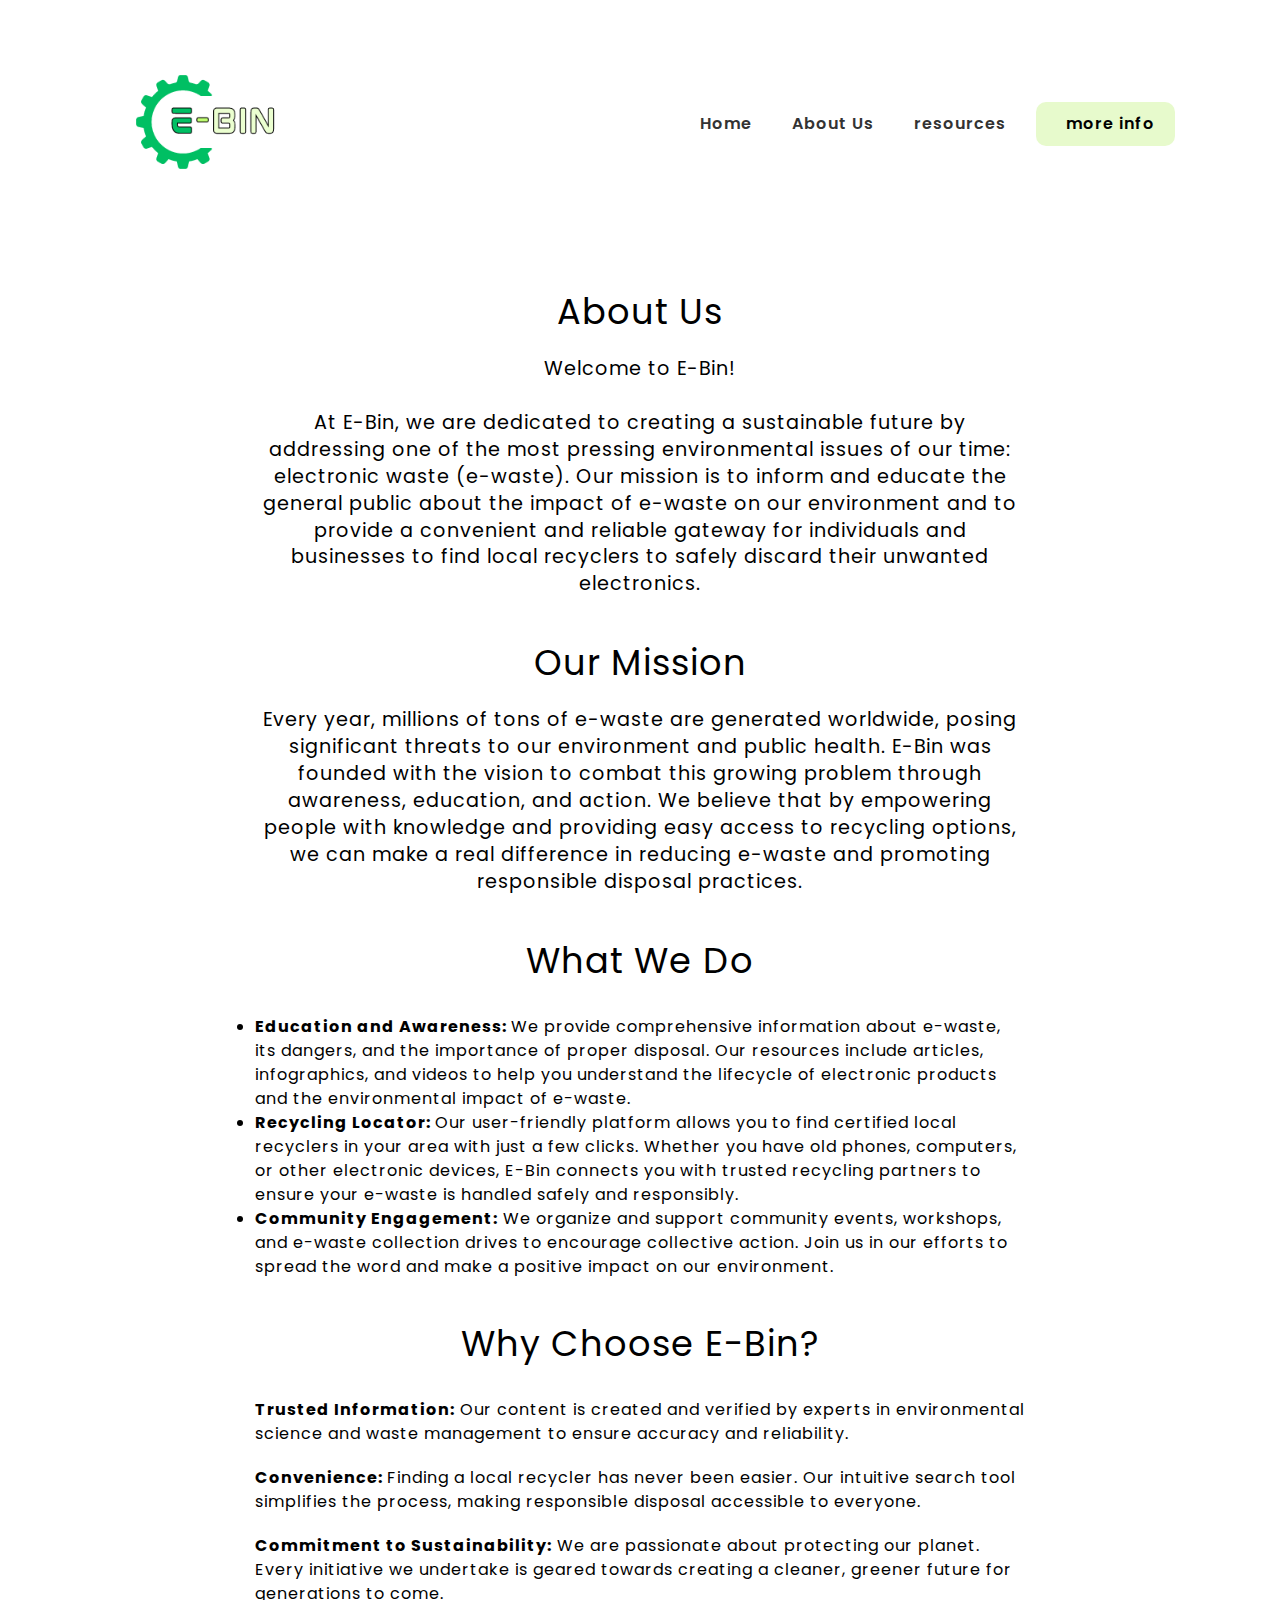
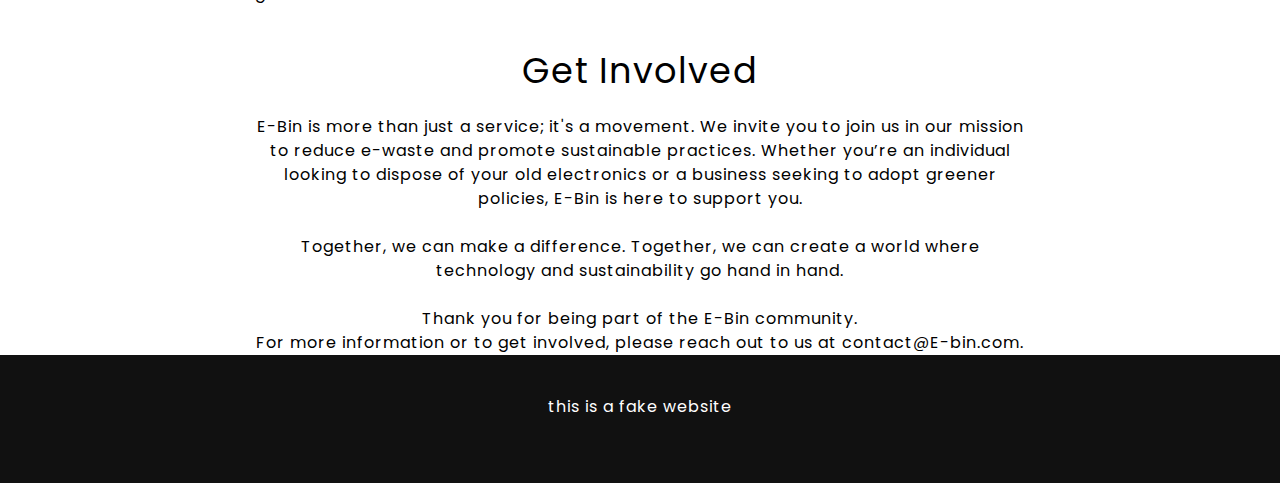
<file: pages/aboutus.html>
<!DOCTYPE html>
<html lang="en">
  <head>
    <meta charset="UTF-8" />
    <meta name="viewport" content="width=device-width, initial-scale=1.0" />
    <title>Growth App</title>
    <link rel="preconnect" href="https://fonts.googleapis.com" />
    <link rel="preconnect" href="https://fonts.gstatic.com" crossorigin />
    <link
      href="https://fonts.googleapis.com/css2?family=Poppins:wght@300;400;600;700&display=swap"
      rel="stylesheet"
    />
    <link
      rel="stylesheet"
      href="https://cdnjs.cloudflare.com/ajax/libs/font-awesome/6.4.2/css/all.min.css"
      integrity="sha512-z3gLpd7yknf1YoNbCzqRKc4qyor8gaKU1qmn+CShxbuBusANI9QpRohGBreCFkKxLhei6S9CQXFEbbKuqLg0DA=="
      crossorigin="anonymous"
      referrerpolicy="no-referrer"
    />
    <link rel="stylesheet" href="../css/style.css" />
    <link rel="shortcut icon" href="../images/favicon.ico" type="image/x-icon" />
  </head>
  <body>
    <nav class="navbar">
      <div class="container">
        <div class="logo">
          <a href="../index.html">
            <img src="../images/Cura (1).png" alt="logo"  width="80%"/>
          </a>
        </div>

        <div class="main-menu">
          <ul>
            <li>
              <a href="../index.html">Home</a>
            </li>
            <li>
              <a href="../pages/aboutus.html">About Us</a>
            </li>
            <li>
              <a href="../pages/sources.html">resources</a>
            </li>
            <li>
              <a class="btn" href="../pages/info.html"> <i class="fas fa-solid fa-book"></i> more info </a>
            </li>
          </ul>
        </div>
       
        <!-- mobile-->
        <!-- Hamburger Button -->
        <button class="hamburger-button">
          <div class="hamburger-line"></div>
          <div class="hamburger-line"></div>
          <div class="hamburger-line"></div>
        </button>
        <div class="mobile-menu">
          <ul>
            <li>
              <a href="../index.html">Home</a>
            </li>
            <li>
              <a href="../pages/aboutus.html">About Us</a>
            </li>
            <li>
              <a href="../pages/sources.html"> resources </a>
            </li>
            <li>
              <a class="btn" href="../pages/info.html"> <i class="fas fa-solid fa-book"></i> more info </a>
            </li>
          </ul>
        </div>
      </div>
    </nav>
<!-- mobile-->

<section class="pricing">
  <div class="container-sm">
    <h3 class="pricing-heading text-xl text-center">
      About Us </h3>
    <p class="pricing-subheading text-md text-center">


   

    
    Welcome to E-Bin!
    <br>
    <br>
    
    At E-Bin, we are dedicated to creating a sustainable future by addressing one of the most pressing environmental issues of our time: electronic waste (e-waste). Our mission is to inform and educate the general public about the impact of e-waste on our environment and to provide a convenient and reliable gateway for individuals and businesses to find local recyclers to safely discard their unwanted electronics.
  </p>
    <h3 class="pricing-heading text-xl text-center">Our Mission</h3>
    <p class="pricing-subheading text-md text-center">

    Every year, millions of tons of e-waste are generated worldwide, posing significant threats to our environment and public health. E-Bin was founded with the vision to combat this growing problem through awareness, education, and action. We believe that by empowering people with knowledge and providing easy access to recycling options, we can make a real difference in reducing e-waste and promoting responsible disposal practices.
    </p>
    <h3 class="pricing-heading text-xl text-center">What We Do</h3>
    <ul></ul>
    <li><b>Education and Awareness: </b>We provide comprehensive information about e-waste, its dangers, and the importance of proper disposal. Our resources include articles, infographics, and videos to help you understand the lifecycle of electronic products and the environmental impact of e-waste.</li>
    
  <li><b>Recycling Locator: </b>Our user-friendly platform allows you to find certified local recyclers in your area with just a few clicks. Whether you have old phones, computers, or other electronic devices, E-Bin connects you with trusted recycling partners to ensure your e-waste is handled safely and responsibly.</li>
    
  <li><b>Community Engagement:</b> We organize and support community events, workshops, and e-waste collection drives to encourage collective action. Join us in our efforts to spread the word and make a positive impact on our environment.</li>
  </ul>
  <h3 class="pricing-heading text-xl text-center"> Why Choose E-Bin?</h3>
  <ul>
    <li><b> Trusted Information:</b> Our content is created and verified by experts in environmental science and waste management to ensure accuracy and reliability.</li>
    
    <li><b>Convenience: </b>Finding a local recycler has never been easier. Our intuitive search tool simplifies the process, making responsible disposal accessible to everyone.</li>
    
    <li> <b>Commitment to Sustainability:</b> We are passionate about protecting our planet. Every initiative we undertake is geared towards creating a cleaner, greener future for generations to come.</li>
  </ul>
  <h3 class="pricing-heading text-xl text-center">Get Involved</h3>
    <p>E-Bin is more than just a service; it's a movement. We invite you to join us in our mission to reduce e-waste and promote sustainable practices. Whether you’re an individual looking to dispose of your old electronics or a business seeking to adopt greener policies, E-Bin is here to support you.
    <br>
    <br>
    Together, we can make a difference. Together, we can create a world where technology and sustainability go hand in hand.
    <br>
    <br>
    Thank you for being part of the E-Bin community.
    <p>
    For more information or to get involved, please reach out to us at contact@E-bin.com.
  </p>
    
    

     
</section>

    
    <!-- Hero -->
   
  
   
    <section class="testimonials bg-dark">
      
      <div class="container">
        
       
        <p>this is a fake website</p>
        <br>
        <div class="testimonials-grid">
        

        </div>
       

    </div>
      </div>
    </section>



    <script src="../js/main.js"></script>
  </body>
</html>
</file>
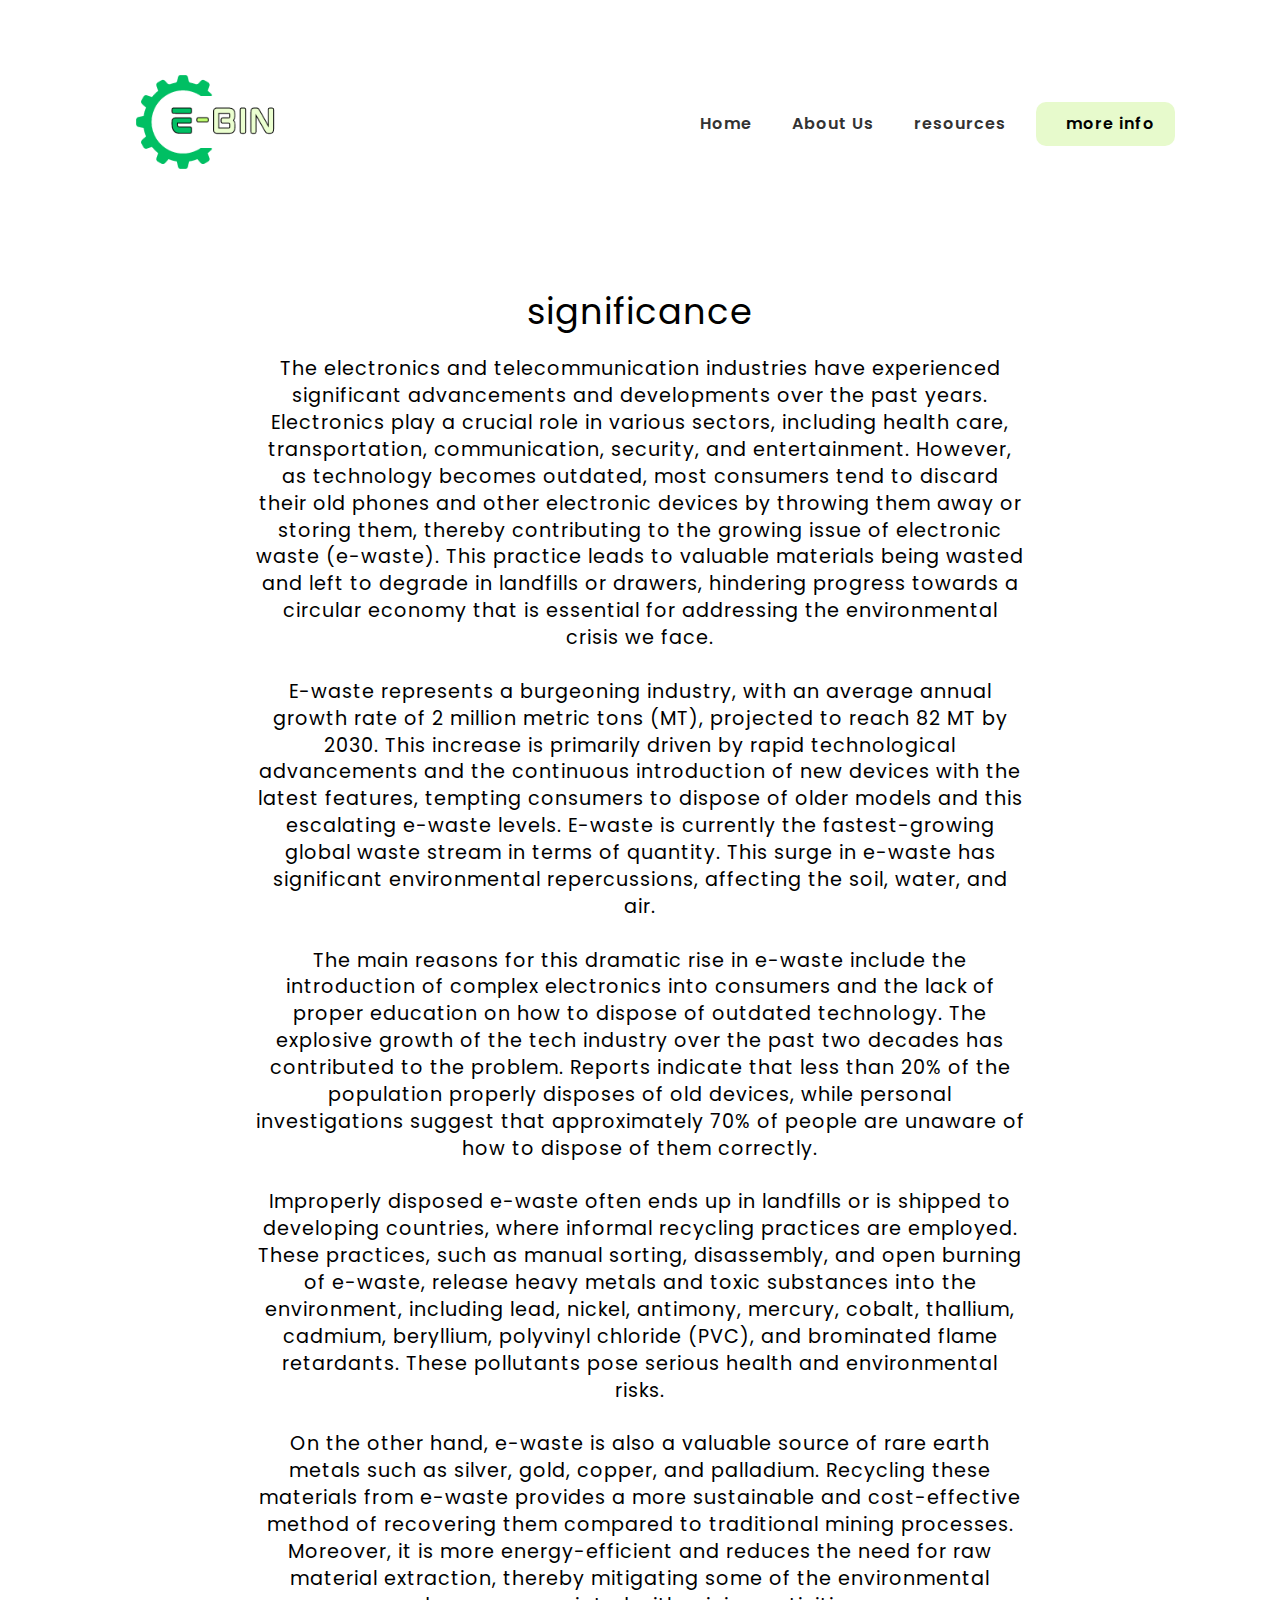
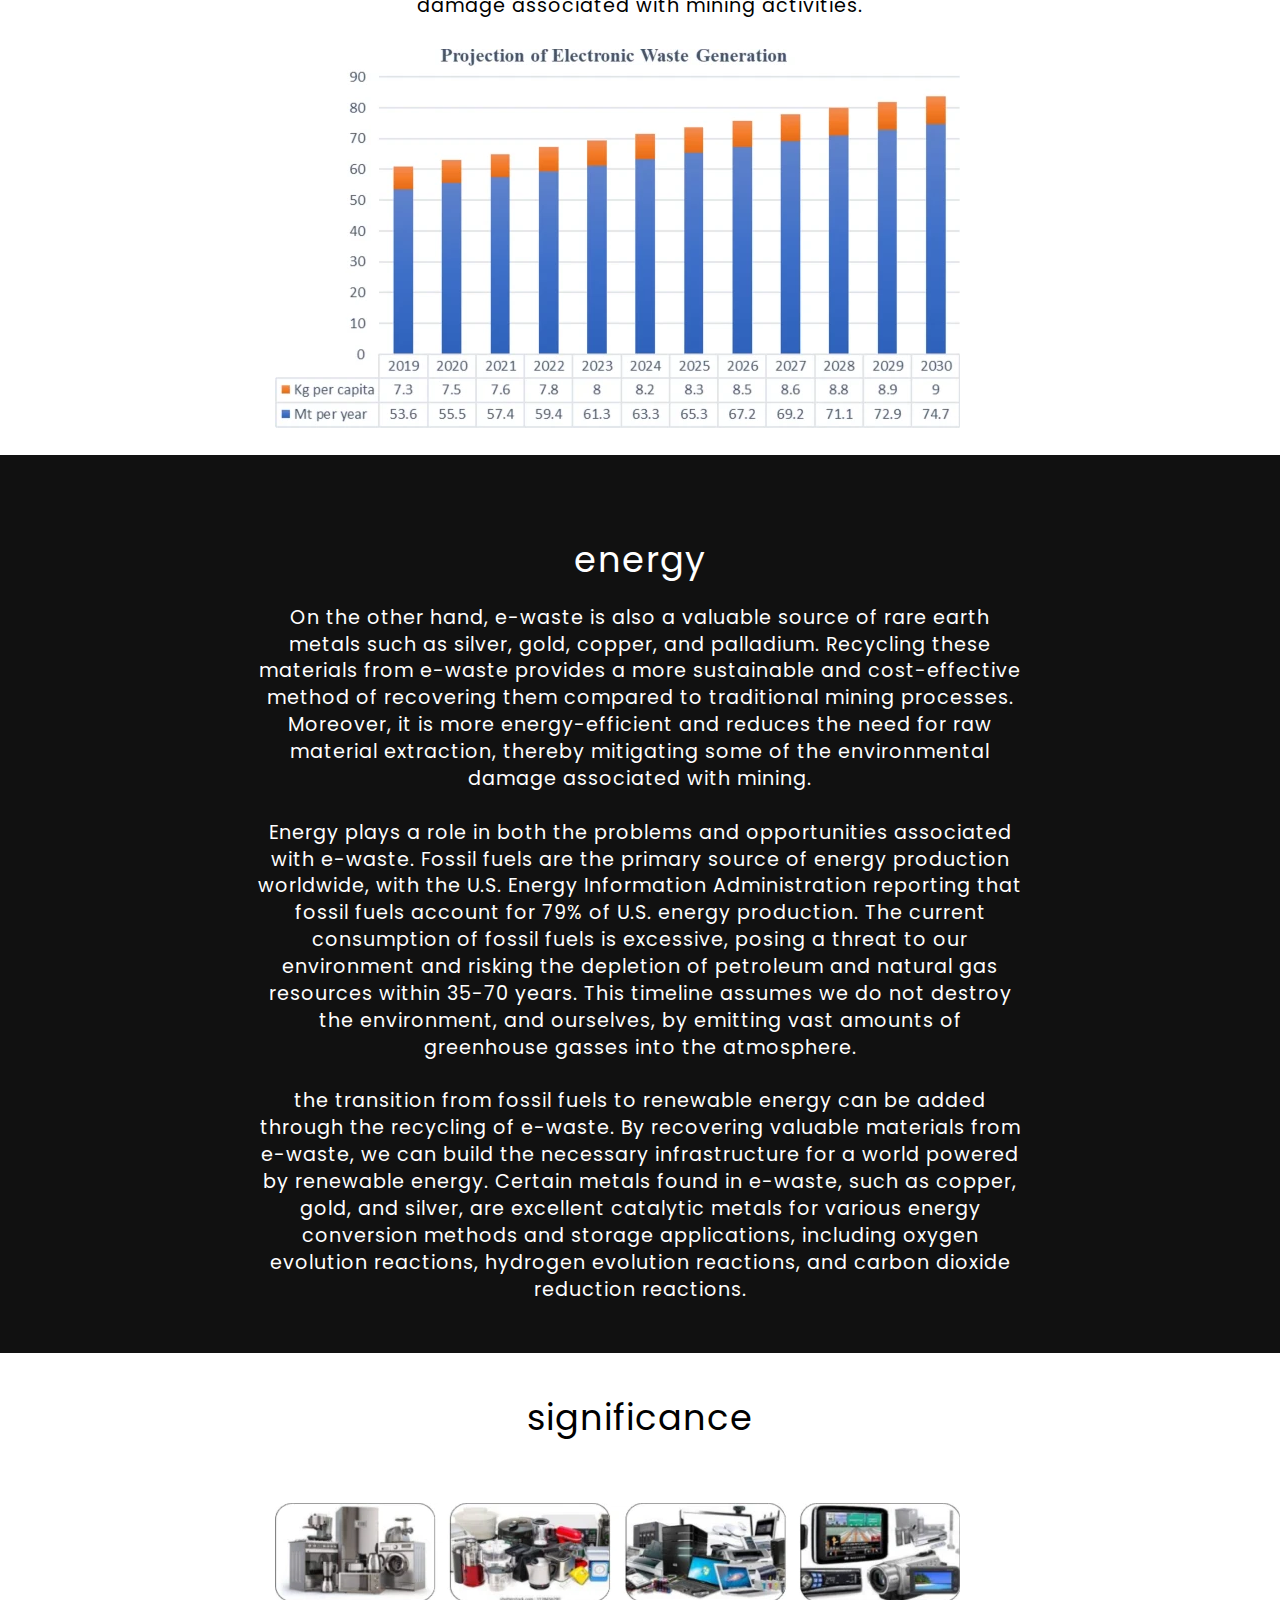
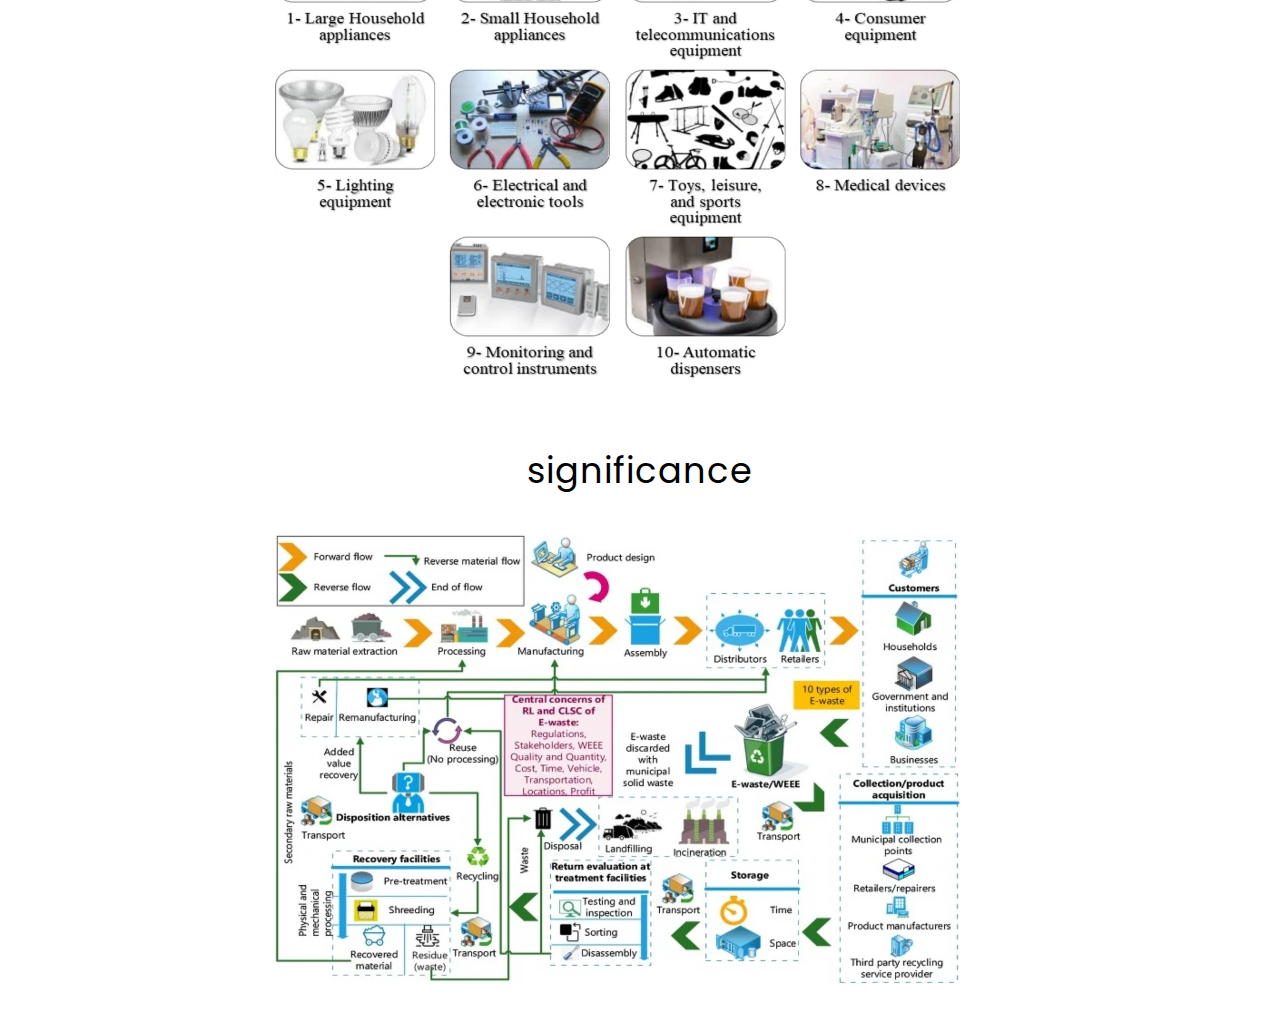
<file: pages/info.html>
<!DOCTYPE html>
<html lang="en">
  <head>
    <meta charset="UTF-8" />
    <meta name="viewport" content="width=device-width, initial-scale=1.0" />
    <title>Growth App</title>
    <link rel="preconnect" href="https://fonts.googleapis.com" />
    <link rel="preconnect" href="https://fonts.gstatic.com" crossorigin />
    <link
      href="https://fonts.googleapis.com/css2?family=Poppins:wght@300;400;600;700&display=swap"
      rel="stylesheet"
    />
    <link
      rel="stylesheet"
      href="https://cdnjs.cloudflare.com/ajax/libs/font-awesome/6.4.2/css/all.min.css"
      integrity="sha512-z3gLpd7yknf1YoNbCzqRKc4qyor8gaKU1qmn+CShxbuBusANI9QpRohGBreCFkKxLhei6S9CQXFEbbKuqLg0DA=="
      crossorigin="anonymous"
      referrerpolicy="no-referrer"
    />
    <link rel="stylesheet" href="../css/style.css" />
    <link rel="shortcut icon" href="images/favicon.ico" type="image/x-icon" />
  </head>
  <body>
    <nav class="navbar">
      <div class="container">
        <div class="logo">
          <a href="../index.html">
            <img src="../images/Cura (1).png" alt="logo"  width="80%"/>
          </a>
        </div>

        <div class="main-menu">
          <ul>
            <li>
              <a href="../index.html">Home</a>
            </li>
            <li>
              <a href="../pages/aboutus.html">About Us</a>
            </li>
            <li>
              <a href="../pages/sources.html">resources</a>
            </li>
            <li>
              <a class="btn" href="../pages/info.html"> <i class="fas fa-solid fa-book"></i> more info </a>
            </li>
          </ul>
        </div>
       
        <!-- mobile-->
        <!-- Hamburger Button -->
        <button class="hamburger-button">
          <div class="hamburger-line"></div>
          <div class="hamburger-line"></div>
          <div class="hamburger-line"></div>
        </button>
        <div class="mobile-menu">
          <ul>
            <li>
              <a href="../index.html">Home</a>
            </li>
            <li>
              <a href="../pages/aboutus.html">About Us</a>
            </li>
            <li>
              <a href="../pages/sources.html"> resources </a>
            </li>
            <li>
              <a class="btn" href="../pages/info.html"> <i class="fas fa-solid fa-book"></i> more info </a>
            </li>
          </ul>
        </div>
      </div>
    </nav>
<!-- mobile-->


    
 
<section class="pricing">
    <div class="container-sm">
      <h3 class="pricing-heading text-xl text-center">significance
           </h3>
      <p class="pricing-subheading text-md text-center">
       
The electronics and telecommunication industries have experienced significant advancements and developments over the past years. Electronics play a crucial role in various sectors, including health care, transportation, communication, security, and entertainment. However, as technology becomes outdated, most consumers tend to discard their old phones and other electronic devices by throwing them away or storing them, thereby contributing to the growing issue of electronic waste (e-waste). This practice leads to valuable materials being wasted and left to degrade in landfills or drawers, hindering progress towards a circular economy that is essential for addressing the environmental crisis we face.
<br>
<br>






E-waste represents a burgeoning industry, with an average annual growth rate of 2 million metric tons (MT), projected to reach 82 MT by 2030. This increase is primarily driven by rapid technological advancements and the continuous introduction of new devices with the latest features, tempting  consumers to dispose of older models and this escalating e-waste levels. E-waste is currently the fastest-growing global waste stream in terms of quantity. This surge in e-waste has significant environmental repercussions, affecting the soil, water, and air.<br>
<br>

The main reasons for this dramatic rise in e-waste include the introduction of complex electronics into  consumers  and the lack of proper education on how to dispose of outdated technology. The explosive growth of the tech industry over the past two decades has contributed to the problem. Reports indicate that less than 20% of the population properly disposes of old devices, while personal investigations suggest that approximately 70% of people are unaware of how to dispose of them correctly.<br>
<br>

Improperly disposed e-waste often ends up in landfills or is shipped to developing countries, where informal recycling practices are employed. These practices, such as manual sorting, disassembly, and open burning of e-waste, release heavy metals and toxic substances into the environment, including lead, nickel, antimony, mercury, cobalt, thallium, cadmium, beryllium, polyvinyl chloride (PVC), and brominated flame retardants. These pollutants pose serious health and environmental risks.<br>
<br>

On the other hand, e-waste is also a valuable source of rare earth metals such as silver, gold, copper, and palladium. Recycling these materials from e-waste provides a more sustainable and cost-effective method of recovering them compared to traditional mining processes. Moreover, it is more energy-efficient and reduces the need for raw material extraction, thereby mitigating some of the environmental damage associated with mining activities.

      </p>

      <div class="testimonials-grid">
        <div class="card">
        
            <img src="../images/globle-e.webp">
       
        </div>
  
       
  </section>
  
  <section class="testimonials bg-dark">
      
    <div class="container-sm">
      <h3 class="pricing-heading text-xl text-center">energy
           </h3>
      <p class="pricing-subheading text-md text-center">
       
          On the other hand, e-waste is also a valuable source of rare earth metals such as silver, gold, copper, and palladium. Recycling these materials from e-waste provides a more sustainable and cost-effective method of recovering them compared to traditional mining processes. Moreover, it is more energy-efficient and reduces the need for raw material extraction, thereby mitigating some of the environmental damage associated with mining.
<br>
<br>

          Energy plays a role in both the problems and opportunities associated with e-waste. Fossil fuels are the primary source of energy production worldwide, with the U.S. Energy Information Administration reporting that fossil fuels account for 79% of U.S. energy production. The current consumption of fossil fuels is excessive, posing a threat to our environment and risking the depletion of petroleum and natural gas resources within 35-70 years. This timeline assumes we do not destroy the environment, and ourselves, by emitting vast amounts of greenhouse gasses into the atmosphere.
          <br>
          <br>
          the transition from fossil fuels to renewable energy can be added through the recycling of e-waste. By recovering valuable materials from e-waste, we can build the necessary infrastructure for a world powered by renewable energy. Certain metals found in e-waste, such as copper, gold, and silver, are excellent catalytic metals for various energy conversion methods and storage applications, including oxygen evolution reactions, hydrogen evolution reactions, and carbon dioxide reduction reactions.
          
      </p>

  </div>
    </div>
  </section>
  
  <section class="pricing">
    <div class="container-sm">
      <h3 class="pricing-heading text-xl text-center">significance
           </h3>
      

      <div class="testimonials-grid">
        <div class="card">
          <p class="pricing-subheading text-md text-center"> </p>
        
          <img src="../images/catugurys.webp">
       
       
        </div>
  
       
  </section>

    <!-- Pricing -->
 <section class="pricing">
 
    
         
    </section>

    <section class="pricing">
      <div class="container-sm">
        <h3 class="pricing-heading text-xl text-center">significance
             </h3>
             <p class="pricing-subheading text-md text-center"> </p>
        
  
        <div class="testimonials-grid">
          <div class="card">
          
            <img src="../images/process.webp">
         
         
         
          </div>
    
         
    </section>
 




    <script src="../js/main.js"></script>
  </body>
</html>
</file>
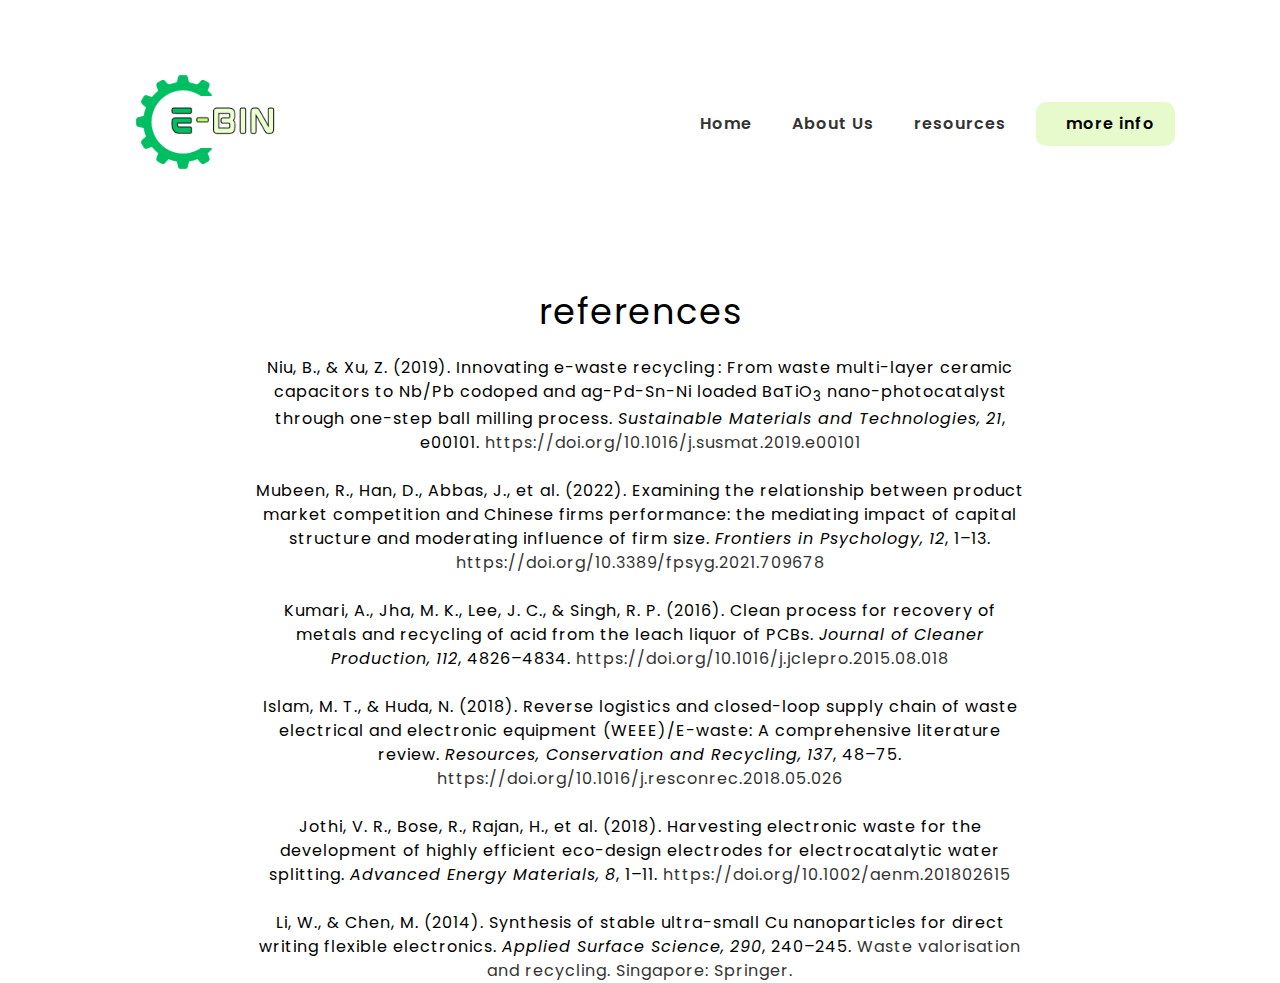
<file: pages/sources.html>
<!DOCTYPE html>
<html lang="en">
  <head>
    <meta charset="UTF-8" />
    <meta name="viewport" content="width=device-width, initial-scale=1.0" />
    <title>Growth App</title>
    <link rel="preconnect" href="https://fonts.googleapis.com" />
    <link rel="preconnect" href="https://fonts.gstatic.com" crossorigin />
    <link
      href="https://fonts.googleapis.com/css2?family=Poppins:wght@300;400;600;700&display=swap"
      rel="stylesheet"
    />
    <link
      rel="stylesheet"
      href="https://cdnjs.cloudflare.com/ajax/libs/font-awesome/6.4.2/css/all.min.css"
      integrity="sha512-z3gLpd7yknf1YoNbCzqRKc4qyor8gaKU1qmn+CShxbuBusANI9QpRohGBreCFkKxLhei6S9CQXFEbbKuqLg0DA=="
      crossorigin="anonymous"
      referrerpolicy="no-referrer"
    />
    <link rel="stylesheet" href="../css/style.css" />
    <link rel="shortcut icon" href="images/favicon.ico" type="image/x-icon" />
  </head>
  <body>
    <nav class="navbar">
      <div class="container">
        <div class="logo">
          <a href="../index.html">
            <img src="../images/Cura (1).png" alt="logo"  width="80%"/>
          </a>
        </div>

        <div class="main-menu">
          <ul>
            <li>
              <a href="../index.html">Home</a>
            </li>
            <li>
              <a href="../pages/aboutus.html">About Us</a>
            </li>
            <li>
              <a href="../pages/sources.html">resources</a>
            </li>
            <li>
              <a class="btn" href="../pages/info.html"> <i class="fas fa-solid fa-book"></i> more info </a>
            </li>
          </ul>
        </div>
       
        <!-- mobile-->
        <!-- Hamburger Button -->
        <button class="hamburger-button">
          <div class="hamburger-line"></div>
          <div class="hamburger-line"></div>
          <div class="hamburger-line"></div>
        </button>
        <div class="mobile-menu">
          <ul>
            <li>
              <a href="../index.html">Home</a>
            </li>
            <li>
              <a href="../pages/aboutus.html">About Us</a>
            </li>
            <li>
              <a href="../pages/sources.html"> resources </a>
            </li>
            <li>
              <a class="btn" href="../pages/info.html"> <i class="fas fa-solid fa-book"></i> more info </a>
            </li>
          </ul>
        </div>
      </div>
    </nav>
<!-- mobile-->

    
      </div>
    </section>
    <!-- Testimonials -->
    <section class="pricing">
      <div class="container-sm">
        <h3 class="pricing-heading text-xl text-center">references
             </h3>
     
             <p class="c-article-references__text" id="ref-CR125">Niu, B., &amp; Xu, Z. (2019). Innovating e-waste recycling : From waste multi-layer ceramic capacitors to Nb/Pb codoped and ag-Pd-Sn-Ni loaded BaTiO<sub>3</sub> nano-photocatalyst through one-step ball milling process. <i>Sustainable Materials and Technologies,</i> <i>21</i>, e00101. <a href="https://doi.org/10.1016/j.susmat.2019.e00101" target="_blank">https://doi.org/10.1016/j.susmat.2019.e00101</a></p>
             <br>
             <p class="c-article-references__text" id="ref-CR116">Mubeen, R., Han, D., Abbas, J., et al. (2022). Examining the relationship between product market competition and Chinese firms performance: the mediating impact of capital structure and moderating influence of firm size. <i>Frontiers in Psychology,</i> <i>12</i>, 1–13. <a href="https://doi.org/10.3389/fpsyg.2021.709678" target="_blank">https://doi.org/10.3389/fpsyg.2021.709678</a></p>
             <br>
             <p class="c-article-references__text" id="ref-CR90">Kumari, A., Jha, M. K., Lee, J. C., &amp; Singh, R. P. (2016). Clean process for recovery of metals and recycling of acid from the leach liquor of PCBs. <i>Journal of Cleaner Production,</i> <i>112</i>, 4826–4834. <a href="https://doi.org/10.1016/j.jclepro.2015.08.018" target="_blank">https://doi.org/10.1016/j.jclepro.2015.08.018</a></p>
             <br>
             <p class="c-article-references__text" id="ref-CR72">Islam, M. T., &amp; Huda, N. (2018). Reverse logistics and closed-loop supply chain of waste electrical and electronic equipment (WEEE)/E-waste: A comprehensive literature review. <i>Resources, Conservation and Recycling,</i> <i>137</i>, 48–75. <a href="https://doi.org/10.1016/j.resconrec.2018.05.026" taregt="_blank" >https://doi.org/10.1016/j.resconrec.2018.05.026</a></p>
             <br>
             <p class="c-article-references__text" id="ref-CR76">Jothi, V. R., Bose, R., Rajan, H., et al. (2018). Harvesting electronic waste for the development of highly efficient eco-design electrodes for electrocatalytic water splitting. <i>Advanced Energy Materials,</i> <i>8</i>, 1–11. <a href="https://doi.org/10.1002/aenm.201802615" target="_blank">https://doi.org/10.1002/aenm.201802615</a></p>
             <br>
             <p class="c-article-references__text" id="ref-CR100">Li, W., &amp; Chen, M. (2014). Synthesis of stable ultra-small Cu nanoparticles for direct writing flexible electronics. <i>Applied Surface Science,</i> <i>290</i>, 240–245. <a href="https://onlinelibrary.wiley.com/doi/10.1002/aenm.201802615" target="_blank" A., Das, S., Ganguly, A., et al. (2019). <i>Waste valorisation and recycling</i>. Singapore: Springer.</p>
         
    </section>

    <script src="../js/main.js"></script>
  </body>
</html>
</file>
<file: css/style.css>
* {
  box-sizing: border-box;
  margin: 0;
  padding: 0;
}

:root {
  --primary-color: #00bf63;
  --light-color: #e7facc;
  --dark-color: #111;
}

body {
  font-family: 'Poppins', sans-serif;
  font-size: 16px;
  line-height: 1.5;
  background: #fff;
  overflow-x: hidden;
  letter-spacing: 1px;
}

a {
  text-decoration: none;
  color: #333;
}

ul {
  list-style: none;
}

img {
  max-width: 100%;
}

/* Navbar */
.navbar {
  background: #fff;
  padding: 20px;
}

.navbar .container {
  display: flex;
  justify-content: space-between;
  align-items: center;
}

.navbar .main-menu ul {
  display: flex;
}

.navbar ul li a {
  padding: 10px 20px;
  display: block;
  font-weight: 600;
  transition: 0.5s;
}

.navbar ul li a:hover {
  color: var(--primary-color);
}

.navbar ul li a i {
  margin-right: 10px;
}

.navbar ul li:last-child a {
  margin-left: 10px;
}

/* Hero */
.hero {
  margin-bottom: 0px;
  display: flex;
}

.hero .container {
  background: white;
  background-size: contain;
  background-position: center bottom;
  height: 240px;
}

.hero .hero-content {
  width: 70%;
}

.hero .hero-text {
  width: 70%;
  margin-bottom: 20px;
}

/* Video */
.video {
  padding: 10px 0 40px;
}

.video .video-content {
  display: flex;
  flex-direction: column;
  align-items: center;
}

.video .video-preview {
  margin-bottom: 20px;
}

/* Testimonials */
.testimonials {
  padding: 40px 0;

}

.testimonials  .testimonials-heading {
  width: 700px;
  margin-bottom: 40px;
}


.testimonials .testimonials-grid {
  
  grid-template-columns: repeat(3, 1fr);
  gap: 30px;
  text-align: center;
  
}
.testimonials .testimonials-grid img {
  width: 80%;
}


.testimonials .card p:nth-child(2) {
  margin-top: 30px;
  font-weight: bold;
}

/* Pricing */
.pricing .pricing-grid {
  display: grid;
  grid-template-columns: repeat(2, 1fr);
  gap: 30px;
  margin-top: 50px;
}

.pricing .pricing-card-subheading {
  margin-bottom: 30px;
}

.pricing .pricing-card-price {
  margin-bottom: 30px;
  padding: 20px 0;
  border-bottom: 1px solid #ccc;
}

.pricing ul {
  margin: 30px 0;
}

.pricing ul li {
  margin-bottom: 20px;
}

.pricing ul li i {
  margin-right: 10px;
}

.pricing .pricing-footer {
  margin: 30px 0;
}

/* FAQ */
.faq {
  padding: 40px 0;
}

.faq .faq-group {
  border-bottom: 1px solid #ccc;
  padding-bottom: 20px;
}

.faq .faq-group .faq-group-header {
  padding: 20px 0;
  margin-bottom: 15px;
  position: relative;
}

.faq .faq-group .faq-group-header h4 {
  font-weight: 600;
  width: 95%;
}

.faq .faq-group .faq-group-header i {
  position: absolute;
  right: 0;
  top: 35px;
  font-size: 1.3rem;
  cursor: pointer;
}

.faq .faq-group .faq-group-body {
  display: none;
}

.faq .faq-group .faq-group-body.open {
  display: block;
}

.faq ul.faq-menu {
  max-width: 400px;
  margin: auto;
  display: flex;
  justify-content: space-between;
  align-items: center;
  background: #ddd;
  padding: 10px 20px;
  border-radius: 10px;
  font-weight: 600;
  cursor: pointer;
}

.faq ul.faq-menu li {
  padding: 10px 20px;
  border-radius: 5px;
  text-align: center;
}

.faq ul.faq-menu li.active {
  background: var(--primary-color);
  color: #fff;
}

/* Footer */
.footer {
  padding: 40px 0;
}

.footer h4 {
  margin-bottom: 10px;
}

.footer ul li {
  line-height: 2.5;
}

.footer a {
  color: #ccc;
}

.footer i {
  font-size: 1.5rem;
  margin-right: 10px;
}

.footer-grid {
  display: grid;
  grid-template-columns: 2fr 1fr 1fr 1fr;
  gap: 30px;
  justify-content: center;
  align-items: center;
}

.footer .card {
  margin: 20px 30px 30px 0;
}

.footer input[type='email'] {
  width: 100%;
  padding: 10px;
  border: 1px solid #ccc;
  border-radius: 5px;
  margin: 20px 0;
}

/* Utility Classes */
.container {
  max-width: 1100px;
  margin: 0 auto;
  padding: 0 15px;
}

.container-sm {
  max-width: 800px;
  margin: 0 auto;
  padding: 0 15px;
}

/* Card */
.card {
  background: #fff;
  color: #000;
  border-radius: 10px;
  padding: 20px;
}

/* Buttons */
.btn {
  display: inline-block;
  padding: 13px 20px;
  background: var(--light-color);
  color: #000000;
  font-weight: 600;
  text-decoration: none;
  border: none;
  border-radius: 10px;
  cursor: pointer;
  text-align: center;
  transition: 0.5s;
}


.btn:hover {
  opacity: 0.8;
}

.btn-primary {
  background: var(--primary-color);
  color: #fff;
}

.btn-dark {
  background: var(--dark-color);
  color: #fff;
}

.btn-block {
  display: block;
  width: 100%;
}

/* Text Classes */
.text-xxl {
  font-size: 3rem;
  line-height: 1.2;
  font-weight: 600;
  margin: 40px 0 20px;
}

.text-xl {
  font-size: 2.2rem;
  line-height: 1.4;
  font-weight: normal;
  margin: 40px 0 20px;
}

.text-lg {
  font-size: 1.8rem;
  line-height: 1.4;
  font-weight: normal;
  margin: 30px 0 20px;
}

.text-md {
  font-size: 1.2rem;
  line-height: 1.4;
  font-weight: normal;
  margin: 20px 0 10px;
}

.text-sm {
  font-size: 0.9rem;
  line-height: 1.4;
  font-weight: normal;
  margin: 10px 0 5px;
}

.text-center {
  text-align: center;
}

/* Background */
.bg-primary {
  background: var(--primary-color);
  color: #fff;
}

.bg-light {
  background: var(--light-color);
  color: #333;
}

.bg-dark {
  background: var(--dark-color);
  color: #fff;
}

.bg-black {
  background: #000;
  color: #fff;
}

/* Hamburger Button */
.hamburger-button {
  display: none;
  background: none;
  border: none;
  cursor: pointer;
  padding: 10px;
  z-index: 1000;
}

.hamburger-button .hamburger-line {
  width: 30px;
  height: 3px;
  background: #333;
  margin: 6px 0;
  
}







/* Mobile Menu */





.mobile-menu {
  position: fixed;
  top: 0;
  right: -300px;
  width: 250px;
  height: 100%;
  z-index: 100;
  background: #fff;
  box-shadow: 0px 0px 10px rgba(0, 0, 0, 0.2);
  transition: right 0.3s ease-in-out;
}

.mobile-menu.active {
  right: 0;
  
}

.mobile-menu ul {
  margin-top: 100px;
  padding-right: 10px;
}

.mobile-menu ul li {
  margin: 10px 0;
}

.mobile-menu ul li a {
  font-size: 20px;
  transition: 0.3s;
}

/* Media Queries */
@media (max-width: 960px) {
  .text-xxl {
    font-size: 2.5rem;
  }
}

@media (max-width: 670px) {
  .navbar .main-menu {
    display: none;
  }

  .navbar .hamburger-button {
    display: block;
  }

  .hero .container {
    background: white;
    background-size: 350px 400px;
    background-position: bottom;
    height: 270px;
  }

  .hero .hero-content,
  .hero .hero-text {
    width: 100%;
    text-align: center;
  }

  .hero .hero-buttons .btn  {
    margin-bottom: 10px;
    display: block;
    width: 100%;
  }

  .testimonials .testimonials-heading {
    max-width: 100%;
   
  }

  .testimonials .testimonials-grid,
  .pricing .pricing-grid,
  .footer .footer-grid {
    grid-template-columns: 1fr;
  }

  .footer .card {
    margin-right: 0;
  }

  .footer .footer-grid > div {
    text-align: center;
  }

  /* Text */
  .text-xl {
    font-size: 1.9rem;
  }

  .text-lg {
    font-size: 1.5rem;
  }

  .text-md {
    font-size: 1.1rem;
  }
}

@media (max-width: 500px) {
  .text-xxl {
    font-size: 2rem;
  }
}




p{
  text-align: center;
}
h3{
  text-align: center;
}
a .link{
  color: blue;
}
</file>
